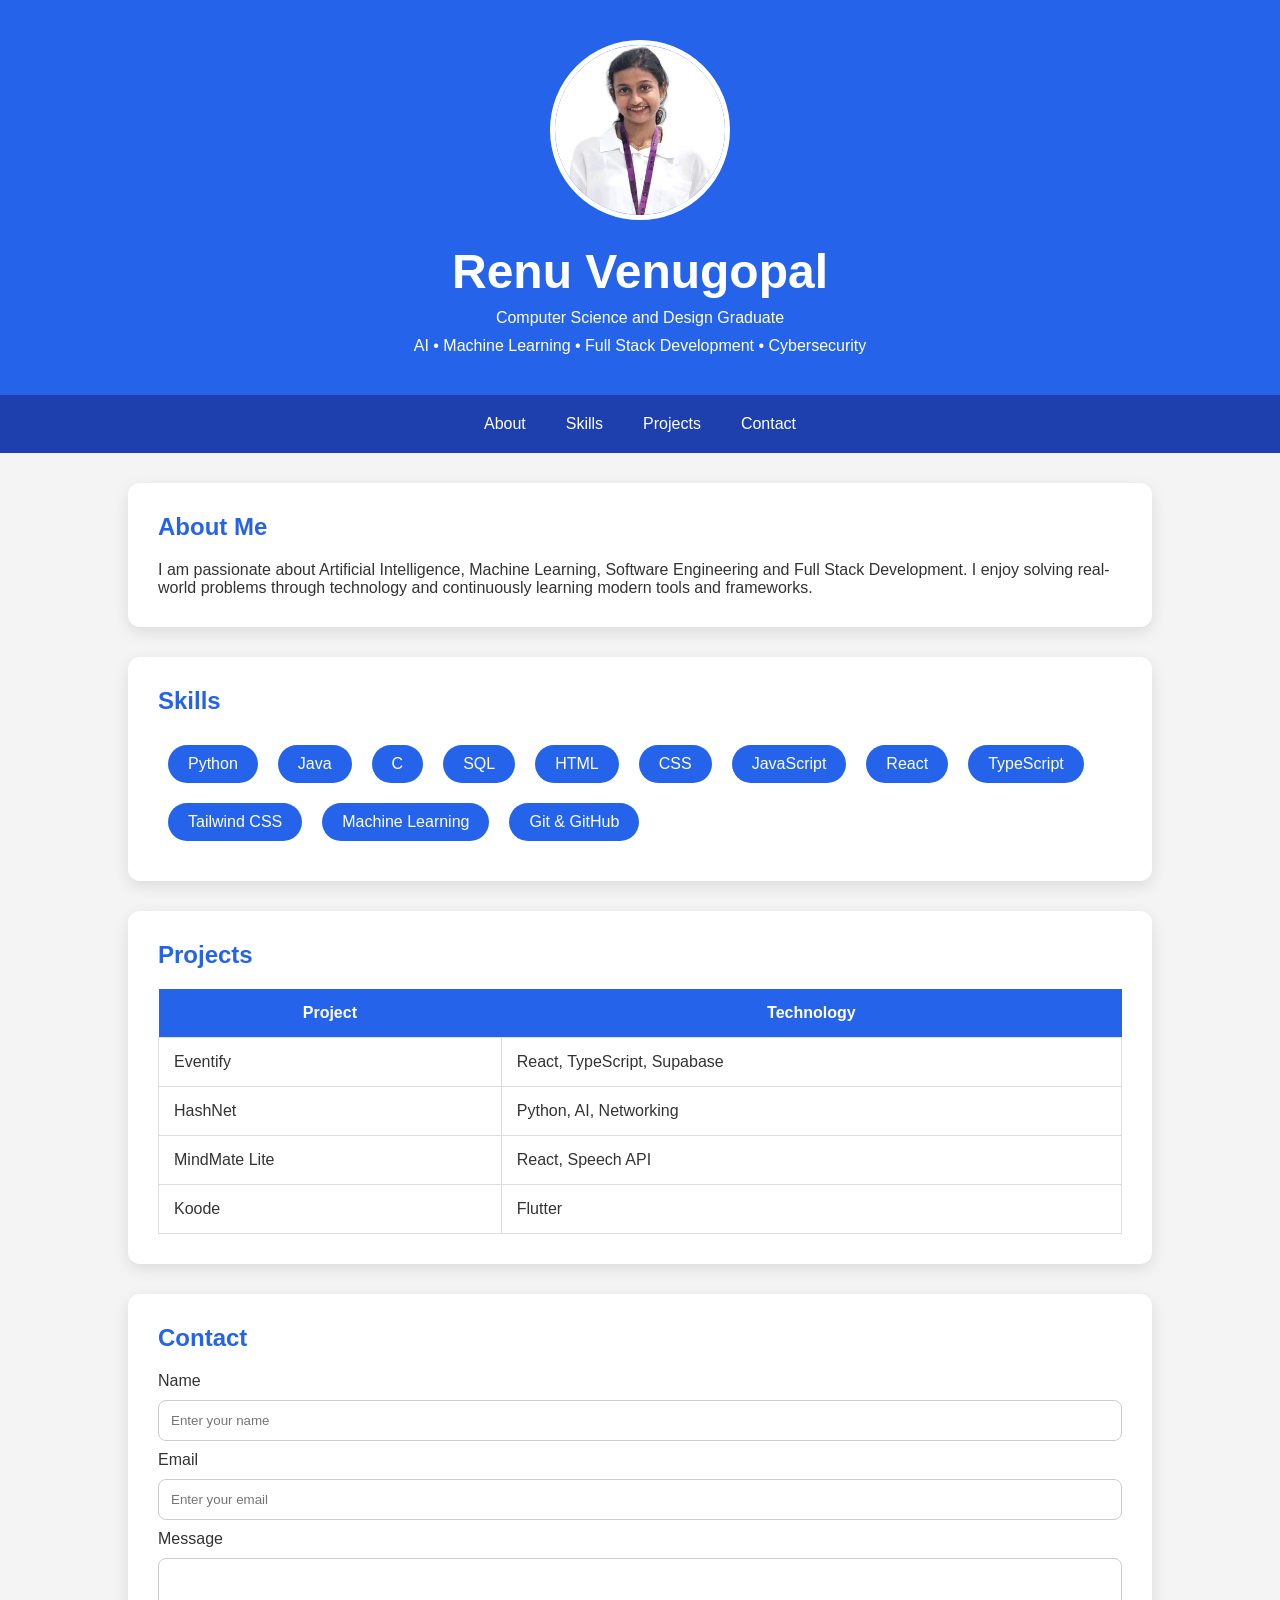
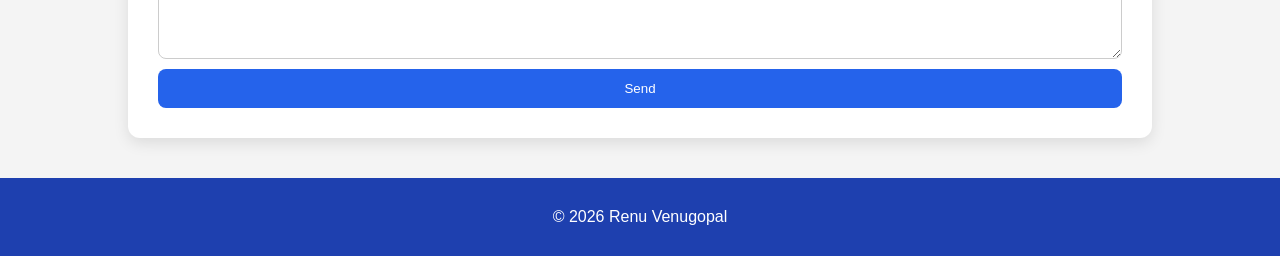
<file: day9/index.html>
<!DOCTYPE html>
<html lang="en">

<head>

    <meta charset="UTF-8">

    <meta name="viewport" content="width=device-width, initial-scale=1.0">

    <title>Renu Venugopal | Portfolio</title>

    <link rel="stylesheet" href="css/style.css">

</head>

<body>

<header>

    <img src="images/profile.jpeg" alt="Profile Photo">

    <h1>Renu Venugopal</h1>

    <p>Computer Science and Design Graduate</p>

    <p>AI • Machine Learning • Full Stack Development • Cybersecurity</p>

</header>

<nav>

    <a href="#about">About</a>

    <a href="#skills">Skills</a>

    <a href="#projects">Projects</a>

    <a href="#contact">Contact</a>

</nav>

<main>

<section id="about">

<h2>About Me</h2>

<p>

I am passionate about Artificial Intelligence, Machine Learning,
Software Engineering and Full Stack Development.
I enjoy solving real-world problems through technology and continuously
learning modern tools and frameworks.

</p>

</section>

<section id="skills">

<h2>Skills</h2>

<ul>

<li>Python</li>

<li>Java</li>

<li>C</li>

<li>SQL</li>

<li>HTML</li>

<li>CSS</li>

<li>JavaScript</li>

<li>React</li>

<li>TypeScript</li>

<li>Tailwind CSS</li>

<li>Machine Learning</li>

<li>Git & GitHub</li>

</ul>

</section>

<section id="projects">

<h2>Projects</h2>

<table>

<tr>

<th>Project</th>

<th>Technology</th>

</tr>

<tr>

<td>Eventify</td>

<td>React, TypeScript, Supabase</td>

</tr>

<tr>

<td>HashNet</td>

<td>Python, AI, Networking</td>

</tr>

<tr>

<td>MindMate Lite</td>

<td>React, Speech API</td>

</tr>

<tr>

<td>Koode</td>

<td>Flutter</td>

</tr>

</table>

</section>

<section id="contact">

<h2>Contact</h2>

<form>

<label>Name</label>

<input type="text" placeholder="Enter your name">

<label>Email</label>

<input type="email" placeholder="Enter your email">

<label>Message</label>

<textarea rows="5"></textarea>

<button type="submit">

Send

</button>

</form>

</section>

</main>

<footer>

<p>

© 2026 Renu Venugopal

</p>

</footer>

</body>

</html>
</file>
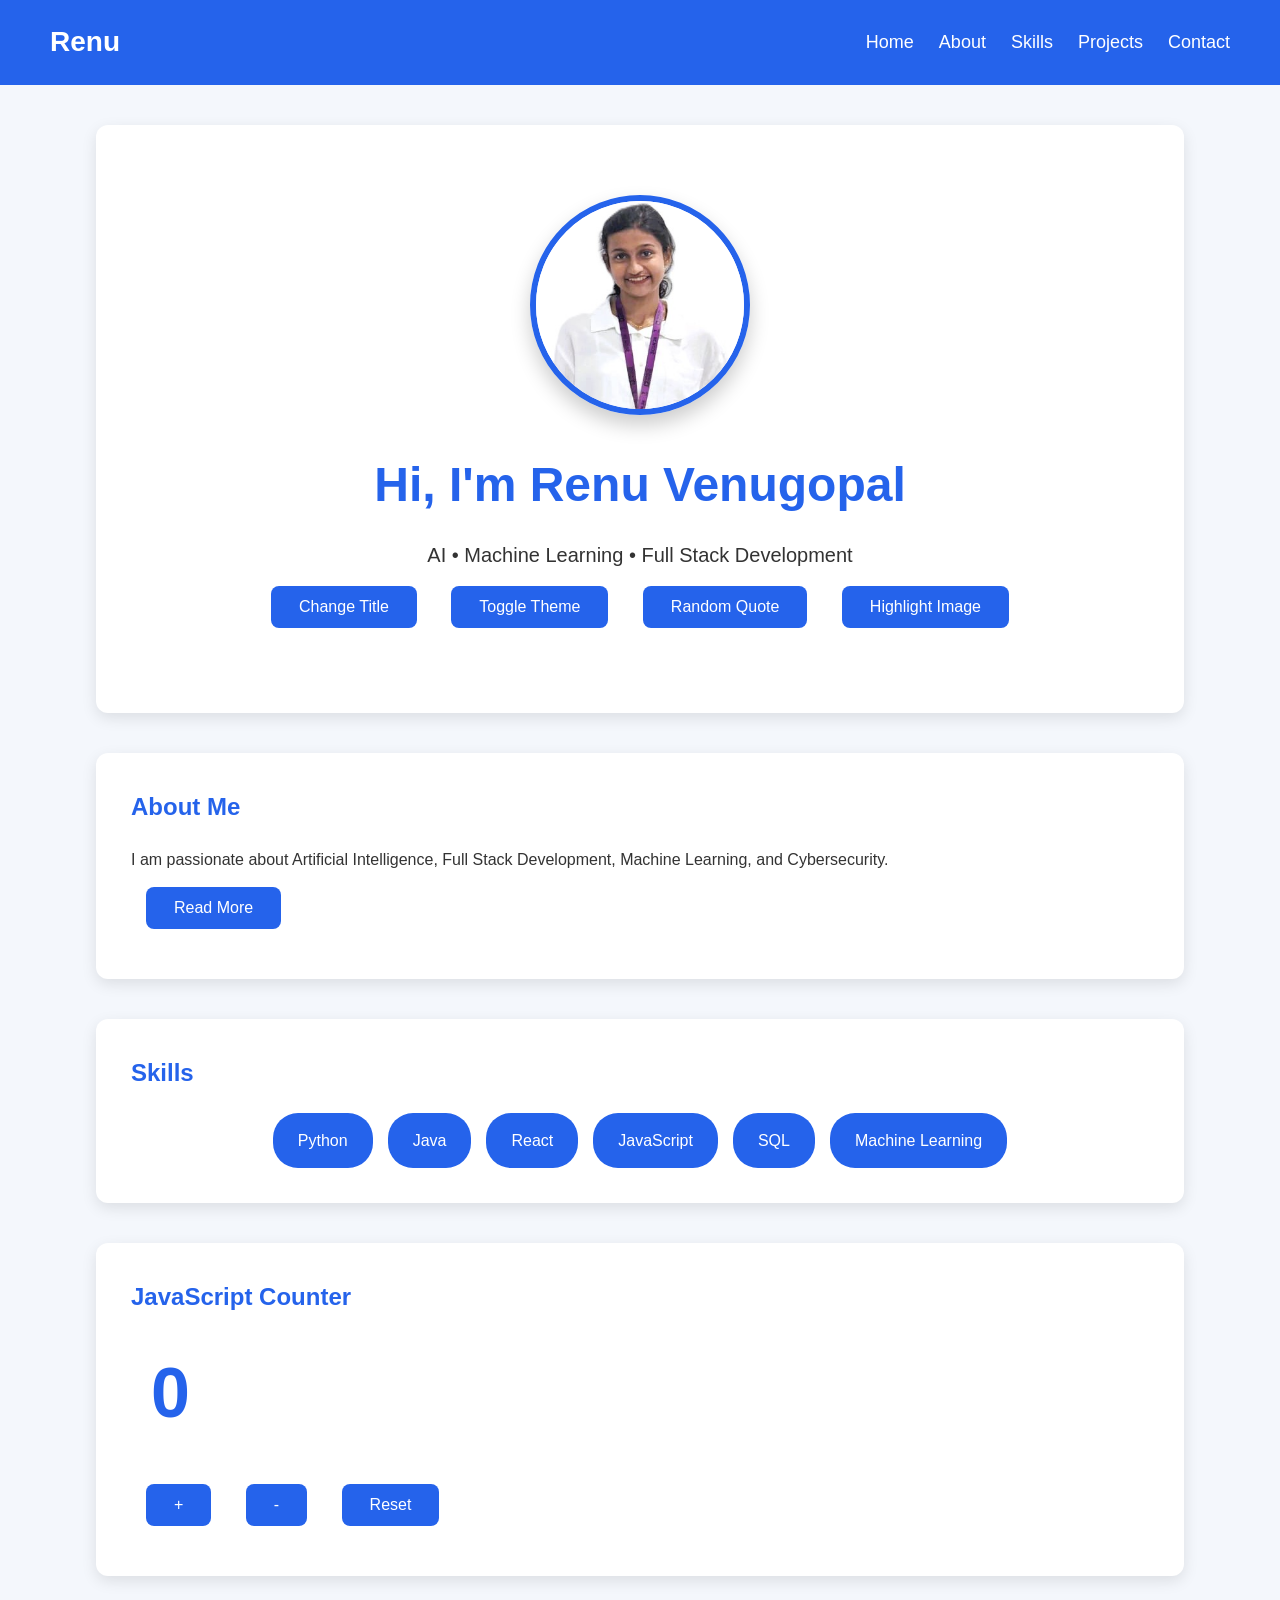
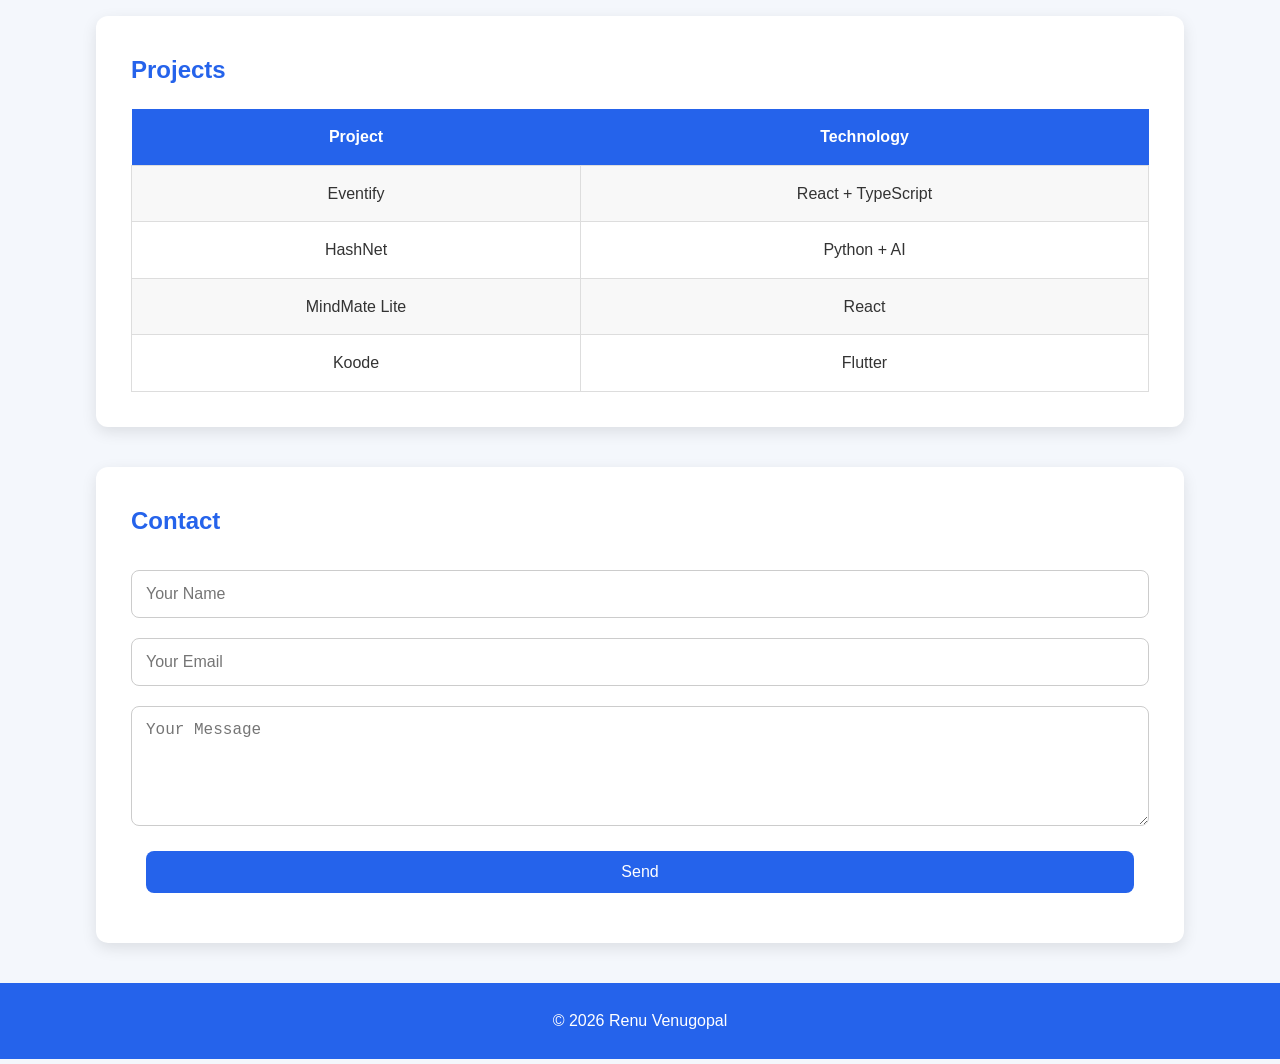
<file: day9/day10/index.html>
<!DOCTYPE html>
<html lang="en">

<head>

    <meta charset="UTF-8">

    <meta name="viewport" content="width=device-width, initial-scale=1.0">

    <title>Renu Venugopal | JavaScript Portfolio</title>

    <link rel="stylesheet" href="style.css">

</head>

<body>

    <!-- Navigation -->

    <nav>

        <div class="logo">
            Renu
        </div>

        <ul>

            <li><a href="#home">Home</a></li>

            <li><a href="#about">About</a></li>

            <li><a href="#skills">Skills</a></li>

            <li><a href="#projects">Projects</a></li>

            <li><a href="#contact">Contact</a></li>

        </ul>

    </nav>


    <!-- Hero Section -->

    <section id="home" class="hero">

        <img
            src="images/profile.jpeg"
            alt="Profile Picture"
            id="profileImage"
        >

        <h1 id="title">

            Hi, I'm Renu Venugopal

        </h1>

        <p id="subtitle">

            AI • Machine Learning • Full Stack Development

        </p>

        <button onclick="changeTitle()">

            Change Title

        </button>

        <button onclick="changeTheme()">

            Toggle Theme

        </button>
        <button onclick="randomQuote()">

Random Quote

</button>

<button onclick="changeImage()">

Highlight Image

</button>

    </section>


    <!-- About -->

    <section id="about">

        <h2>

            About Me

        </h2>

        <p id="aboutText">

            I am passionate about Artificial Intelligence,
            Full Stack Development,
            Machine Learning,
            and Cybersecurity.

        </p>

        <button onclick="changeAbout()">

            Read More

        </button>

    </section>



    <!-- Skills -->

    <section id="skills">

        <h2>

            Skills

        </h2>

        <div class="skill-container">

            <div class="skill">

                Python

            </div>

            <div class="skill">

                Java

            </div>

            <div class="skill">

                React

            </div>

            <div class="skill">

                JavaScript

            </div>

            <div class="skill">

                SQL

            </div>

            <div class="skill">

                Machine Learning

            </div>

        </div>

    </section>


    <!-- Counter -->

    <section>

        <h2>

            JavaScript Counter

        </h2>

        <h1 id="counter">

            0

        </h1>

        <button onclick="increaseCounter()">

            +

        </button>

        <button onclick="decreaseCounter()">

            -

        </button>

        <button onclick="resetCounter()">

            Reset

        </button>

    </section>


    <!-- Projects -->

    <section id="projects">

        <h2>

            Projects

        </h2>

        <table>

            <tr>

                <th>

                    Project

                </th>

                <th>

                    Technology

                </th>

            </tr>

            <tr>

                <td>

                    Eventify

                </td>

                <td>

                    React + TypeScript

                </td>

            </tr>

            <tr>

                <td>

                    HashNet

                </td>

                <td>

                    Python + AI

                </td>

            </tr>

            <tr>

                <td>

                    MindMate Lite

                </td>

                <td>

                    React

                </td>

            </tr>

            <tr>

                <td>

                    Koode

                </td>

                <td>

                    Flutter

                </td>

            </tr>

        </table>

    </section>



    <!-- Contact -->

    <section id="contact">

        <h2>

            Contact

        </h2>

        <form onsubmit="showMessage(event)">

            <input
                type="text"
                id="name"
                placeholder="Your Name"
                required
            >

            <input
                type="email"
                id="email"
                placeholder="Your Email"
                required
            >

            <textarea
                id="message"
                placeholder="Your Message"
                rows="5"
            ></textarea>

            <button type="submit">

                Send

            </button>

        </form>

    </section>



    <!-- Footer -->

    <footer>

        <p id="footer">

            © 2026 Renu Venugopal

        </p>

    </footer>


    <!-- JavaScript -->

    <script src="script.js"></script>

</body>

</html>
</file>
<file: day9/css/style.css>
*{
    margin:0;
    padding:0;
    box-sizing:border-box;
}

body{

    font-family:Arial, Helvetica, sans-serif;

    background:#f4f4f4;

    color:#333;

}

header{

    background:#2563eb;

    color:white;

    text-align:center;

    padding:40px;

}

header img{

    width:180px;

    height:180px;

    border-radius:50%;

    object-fit:cover;

    border:5px solid white;

    margin-bottom:20px;

}

header h1{

    font-size:48px;

}

header p{

    margin-top:10px;

}

nav{

    display:flex;

    justify-content:center;

    background:#1e40af;

}

nav a{

    color:white;

    text-decoration:none;

    padding:20px;

}

nav a:hover{

    background:#2563eb;

}

main{

    width:80%;

    margin:auto;

}

section{

    background:white;

    margin-top:30px;

    padding:30px;

    border-radius:12px;

    box-shadow:0 5px 15px rgba(0,0,0,.1);

}

h2{

    color:#2563eb;

    margin-bottom:20px;

}

ul{

    display:flex;

    flex-wrap:wrap;

    list-style:none;

}

ul li{

    background:#2563eb;

    color:white;

    padding:10px 20px;

    margin:10px;

    border-radius:20px;

}

table{

    width:100%;

    border-collapse:collapse;

}

table th{

    background:#2563eb;

    color:white;

    padding:15px;

}

table td{

    padding:15px;

    border:1px solid #ddd;

}

form{

    display:flex;

    flex-direction:column;

}

input,

textarea{

    margin:10px 0;

    padding:12px;

    border:1px solid #ccc;

    border-radius:8px;

}

button{

    background:#2563eb;

    color:white;

    padding:12px;

    border:none;

    border-radius:8px;

    cursor:pointer;

}

button:hover{

    background:#1d4ed8;

}

footer{

    text-align:center;

    margin-top:40px;

    padding:30px;

    background:#1e40af;

    color:white;

}

@media(max-width:768px){

header h1{

font-size:32px;

}

main{

width:95%;

}

nav{

flex-direction:column;

}

ul{

justify-content:center;

}

table{

font-size:14px;

}

}
</file>
<file: day9/day10/style.css>
/* ===========================
   RESET
=========================== */

*{
    margin:0;
    padding:0;
    box-sizing:border-box;
}

/* ===========================
   BODY
=========================== */

body{

    font-family:Arial, Helvetica, sans-serif;

    background:#f4f7fc;

    color:#333;

    line-height:1.6;

}

/* ===========================
   NAVBAR
=========================== */

nav{

    display:flex;

    justify-content:space-between;

    align-items:center;

    padding:20px 50px;

    background:#2563eb;

    color:white;

    position:sticky;

    top:0;

}

.logo{

    font-size:28px;

    font-weight:bold;

}

nav ul{

    display:flex;

    list-style:none;

}

nav ul li{

    margin-left:25px;

}

nav ul li a{

    color:white;

    text-decoration:none;

    font-size:18px;

    transition:0.3s;

}

nav ul li a:hover{

    color:#ffe066;

}

/* ===========================
   HERO SECTION
=========================== */

.hero{

    text-align:center;

    padding:70px 20px;

}

.hero img{

    width:220px;

    height:220px;

    border-radius:50%;

    object-fit:cover;

    border:6px solid #2563eb;

    box-shadow:0 10px 20px rgba(0,0,0,0.2);

}

.hero h1{

    font-size:48px;

    margin-top:25px;

    color:#2563eb;

}

.hero p{

    margin-top:15px;

    font-size:20px;

}

/* ===========================
   BUTTONS
=========================== */

button{

    margin:15px;

    padding:12px 28px;

    border:none;

    border-radius:8px;

    background:#2563eb;

    color:white;

    font-size:16px;

    cursor:pointer;

    transition:0.3s;

}

button:hover{

    background:#1e40af;

    transform:translateY(-3px);

}

/* ===========================
   SECTIONS
=========================== */

section{

    width:85%;

    margin:40px auto;

    padding:35px;

    background:white;

    border-radius:12px;

    box-shadow:0 5px 15px rgba(0,0,0,0.1);

}

section h2{

    color:#2563eb;

    margin-bottom:20px;

}

/* ===========================
   SKILLS
=========================== */

.skill-container{

    display:flex;

    flex-wrap:wrap;

    justify-content:center;

    gap:15px;

}

.skill{

    background:#2563eb;

    color:white;

    padding:15px 25px;

    border-radius:25px;

    transition:0.3s;

    cursor:pointer;

}

.skill:hover{

    background:#1e40af;

    transform:scale(1.08);

}

/* ===========================
   COUNTER
=========================== */

#counter{

    font-size:70px;

    color:#2563eb;

    margin:20px;

}

/* ===========================
   TABLE
=========================== */

table{

    width:100%;

    border-collapse:collapse;

    margin-top:20px;

}

table th{

    background:#2563eb;

    color:white;

    padding:15px;

}

table td{

    border:1px solid #ddd;

    padding:15px;

    text-align:center;

}

table tr:nth-child(even){

    background:#f8f8f8;

}

/* ===========================
   FORM
=========================== */

form{

    display:flex;

    flex-direction:column;

}

input,

textarea{

    margin:10px 0;

    padding:14px;

    border:1px solid #ccc;

    border-radius:8px;

    font-size:16px;

}

input:focus,

textarea:focus{

    outline:none;

    border:2px solid #2563eb;

}

/* ===========================
   FOOTER
=========================== */

footer{

    background:#2563eb;

    color:white;

    text-align:center;

    padding:25px;

    margin-top:40px;

}

/* ===========================
   DARK MODE
=========================== */

.dark{

    background:#111827;

    color:white;

}

.dark section{

    background:#1f2937;

}

.dark nav{

    background:#111827;

}

.dark footer{

    background:#111827;

}

.dark table td{

    color:white;

}

.dark input,

.dark textarea{

    background:#374151;

    color:white;

    border:1px solid #666;

}

/* ===========================
   RESPONSIVE DESIGN
=========================== */

@media(max-width:768px){

nav{

flex-direction:column;

padding:20px;

}

nav ul{

margin-top:15px;

flex-direction:column;

align-items:center;

}

nav ul li{

margin:10px 0;

}

.hero h1{

font-size:34px;

}

.hero img{

width:160px;

height:160px;

}

section{

width:95%;

padding:20px;

}

table{

font-size:14px;

}

button{

width:100%;

margin:10px 0;

}

.skill-container{

flex-direction:column;

align-items:center;

}

}
</file>
